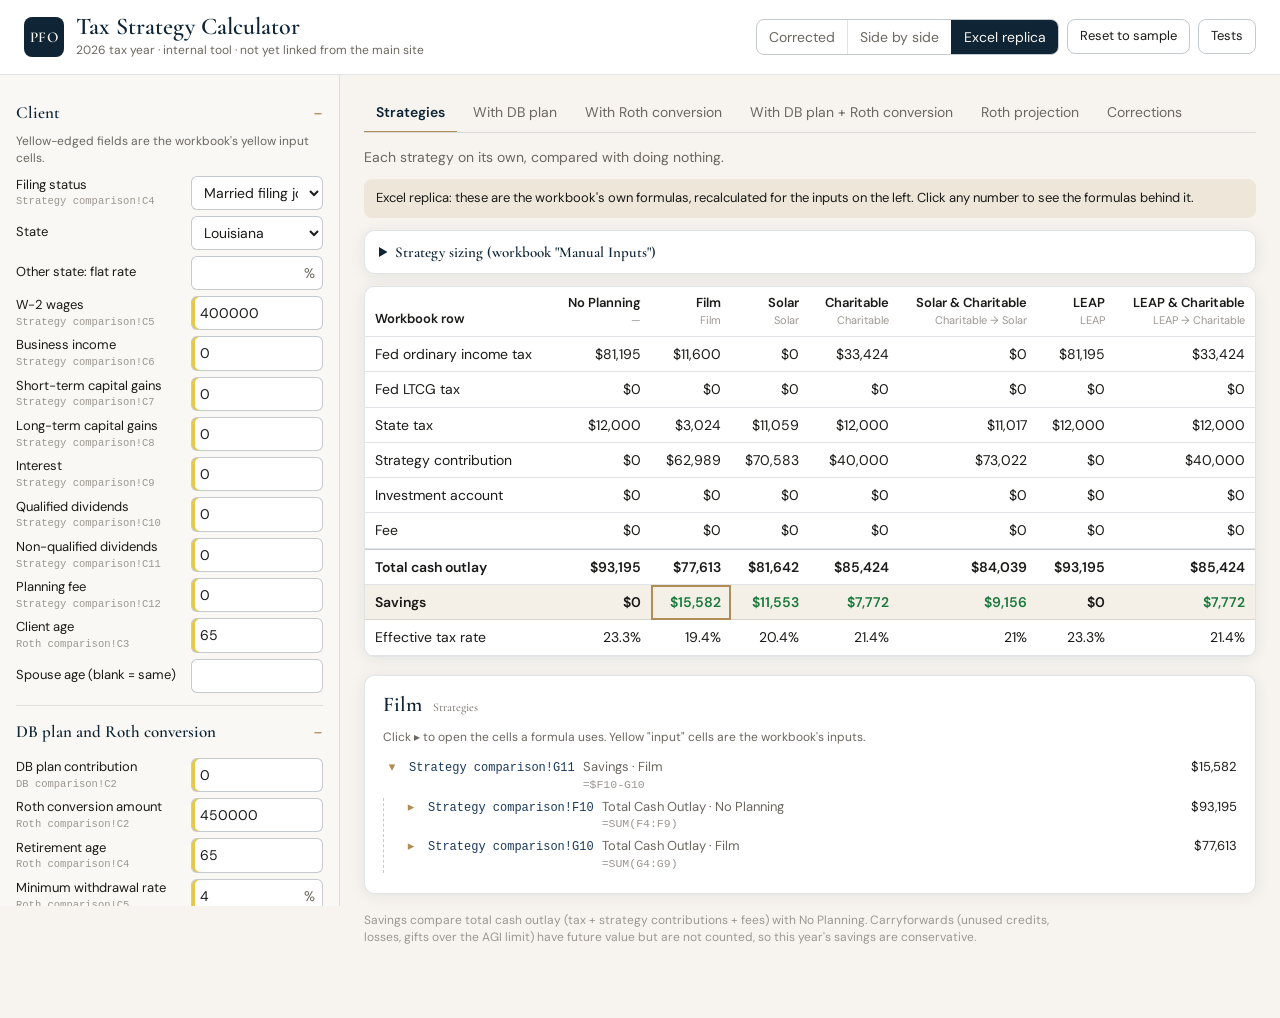
<file: tax-calculator/index.html>
<!doctype html>
<html lang="en">
<head>
  <meta charset="utf-8">
  <meta name="viewport" content="width=device-width, initial-scale=1">
  <title>Tax Strategy Calculator</title>
  <meta name="description" content="PFO tax strategy calculator with a line-by-line audit trail and an exact replica of the Excel workbook.">
  <link rel="preconnect" href="https://fonts.googleapis.com">
  <link rel="preconnect" href="https://fonts.gstatic.com" crossorigin>
  <link href="https://fonts.googleapis.com/css2?family=Cormorant+Garamond:wght@500;600&family=DM+Sans:wght@400;500;600&display=swap" rel="stylesheet">
  <link rel="stylesheet" href="src/ui/styles.css">
</head>
<body>
  <header class="topbar">
    <div class="brand">
      <span class="brand-mark">PFO</span>
      <div>
        <h1>Tax Strategy Calculator</h1>
        <p class="sub">2026 tax year · internal tool · not yet linked from the main site</p>
      </div>
    </div>
    <div class="top-actions">
      <div class="segmented" role="radiogroup" aria-label="Calculation">
        <button type="button" data-mode="corrected" role="radio">Corrected</button>
        <button type="button" data-mode="compare" role="radio">Side by side</button>
        <button type="button" data-mode="excel" role="radio">Excel replica</button>
      </div>
      <button type="button" class="ghost" id="reset">Reset to sample</button>
      <a class="ghost" href="tests/index.html" target="_blank" rel="noopener">Tests</a>
    </div>
  </header>

  <div class="layout">
    <aside class="inputs" id="inputs" aria-label="Inputs"></aside>
    <main class="results" id="results" aria-live="polite"></main>
  </div>

  <noscript>This calculator needs JavaScript.</noscript>
  <script type="module" src="src/ui/app.js"></script>
</body>
</html>
</file>
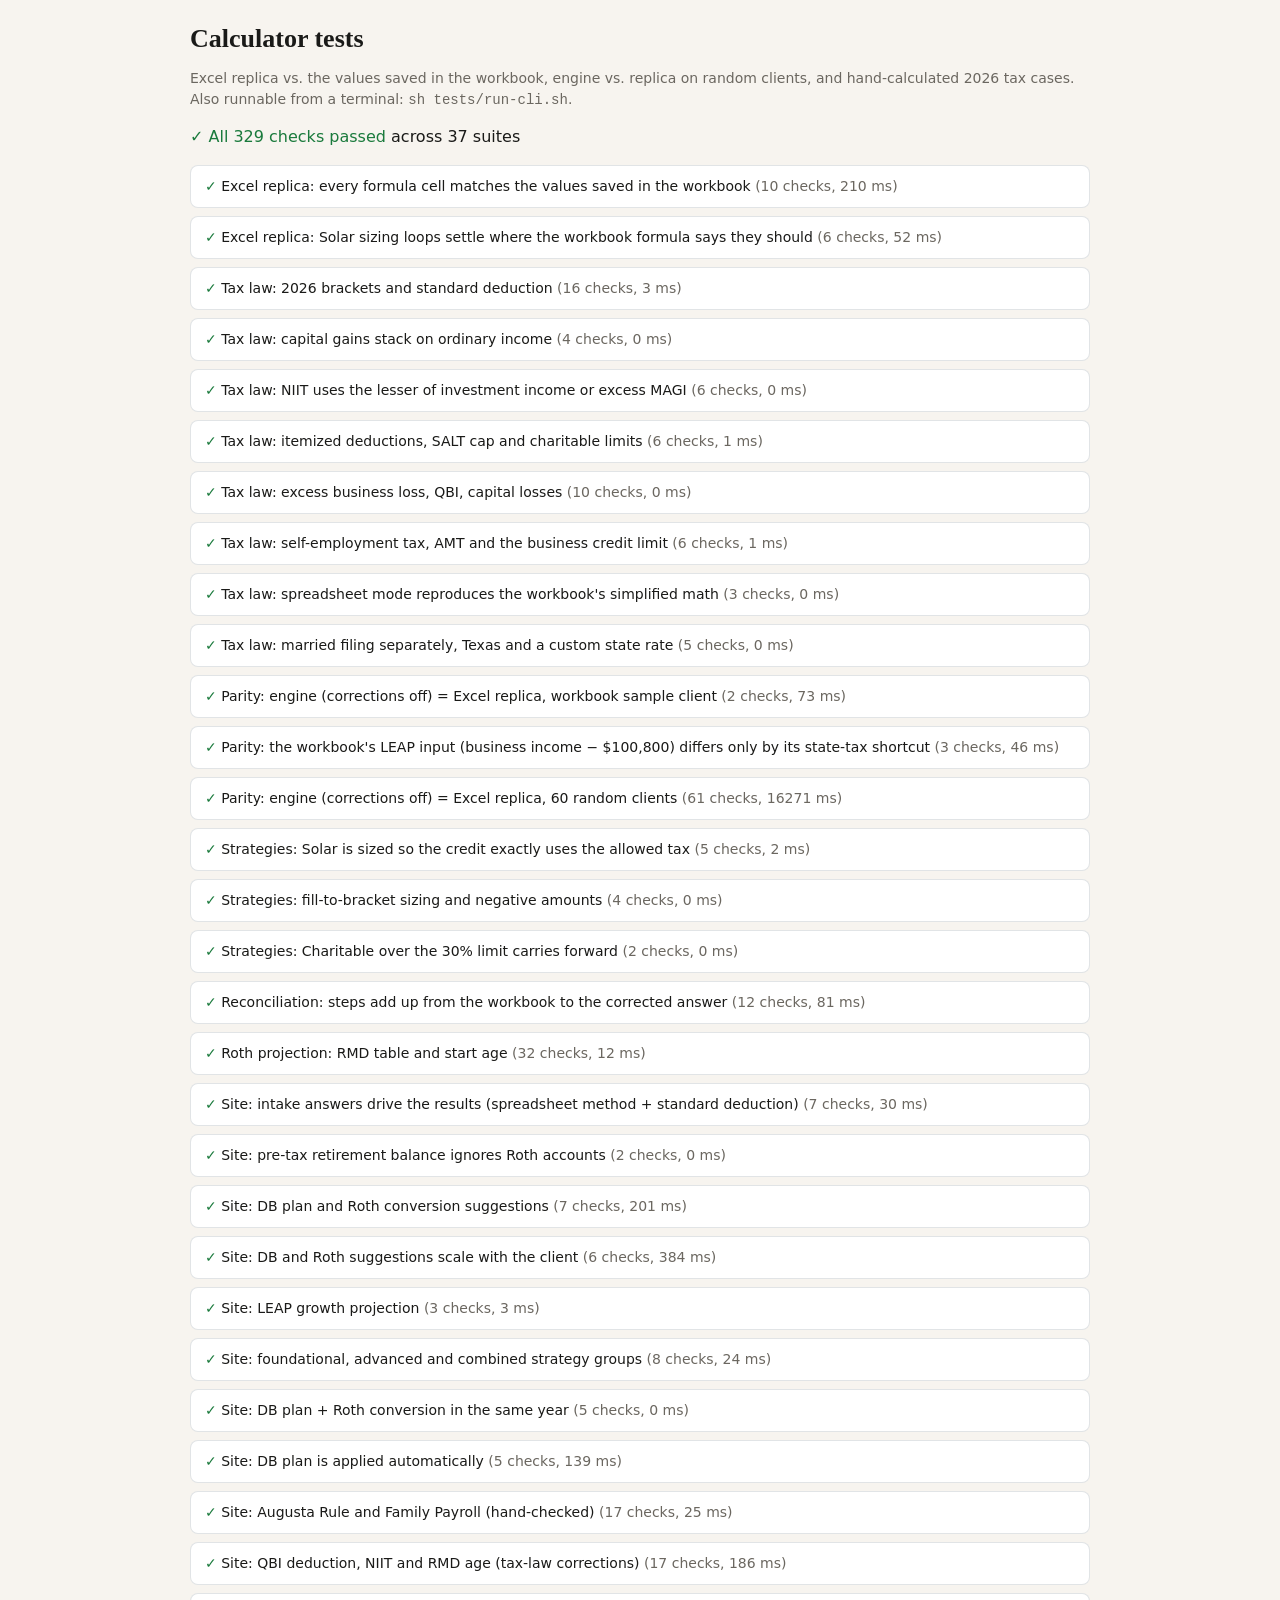
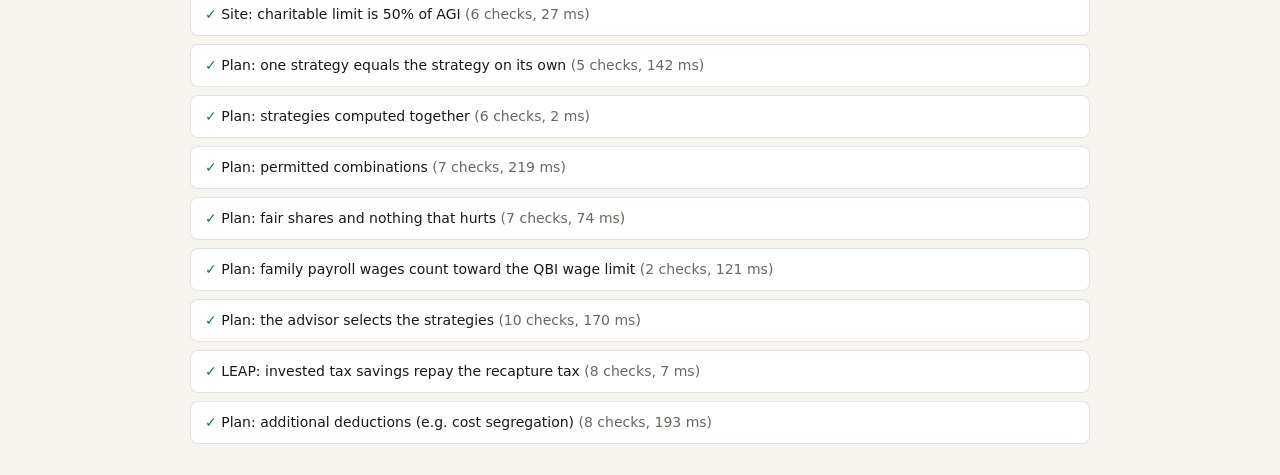
<file: tax-calculator/tests/index.html>
<!doctype html>
<html lang="en">
<head>
  <meta charset="utf-8">
  <meta name="viewport" content="width=device-width, initial-scale=1">
  <title>Calculator Tests</title>
  <style>
    :root { --bg: #f7f4ef; --ink: #1a1a18; --muted: #6b6760; --ok: #1a7a3c; --bad: #b80008; --card: #fff; --border: rgba(15,37,53,.12); }
    @media (prefers-color-scheme: dark) { :root:not([data-theme="light"]) { --bg: #0c1820; --ink: #ece8e1; --muted: #a3adb5; --ok: #5fd08d; --bad: #ff8a8f; --card: #13232f; --border: rgba(255,255,255,.1); } }
    :root[data-theme="dark"] { --bg: #0c1820; --ink: #ece8e1; --muted: #a3adb5; --ok: #5fd08d; --bad: #ff8a8f; --card: #13232f; --border: rgba(255,255,255,.1); }
    body { margin: 0; padding: 24px 16px; background: var(--bg); color: var(--ink); font: 14px/1.5 system-ui, sans-serif; }
    main { max-width: 900px; margin: 0 auto; }
    h1 { font: 600 26px Georgia, serif; margin: 0 0 4px; }
    .summary { font-size: 16px; margin: 10px 0 16px; }
    .suite { background: var(--card); border: 1px solid var(--border); border-radius: 8px; padding: 10px 14px; margin: 8px 0; }
    .ok { color: var(--ok); } .fail { color: var(--bad); }
    pre { white-space: pre-wrap; color: var(--bad); font-size: 12px; margin: 6px 0 0; }
    .muted { color: var(--muted); }
  </style>
</head>
<body>
<main>
  <h1>Calculator tests</h1>
  <p class="muted">Excel replica vs. the values saved in the workbook, engine vs. replica on random clients, and hand-calculated 2026 tax cases. Also runnable from a terminal: <code>sh tests/run-cli.sh</code>.</p>
  <div id="out" class="summary">Running…</div>
  <div id="suites"></div>
</main>
<script type="module">
  import { runAll } from './harness.js';
  import './all.js';
  setTimeout(() => {
    const results = runAll();
    const failed = results.reduce((s, r) => s + r.failures.length, 0);
    const passed = results.reduce((s, r) => s + r.passed, 0);
    document.getElementById('out').innerHTML = failed
      ? `<span class="fail">✗ ${failed} failed</span>, ${passed} checks passed`
      : `<span class="ok">✓ All ${passed} checks passed</span> across ${results.length} suites`;
    document.getElementById('suites').innerHTML = results.map((r) => `<div class="suite"><span class="${r.failures.length ? 'fail' : 'ok'}">${r.failures.length ? '✗' : '✓'}</span> ${r.name} <span class="muted">(${r.passed} checks, ${r.ms} ms)</span>${r.failures.length ? `<pre>${r.failures.map((f) => f.replace(/</g, '&lt;')).join('\n')}</pre>` : ''}</div>`).join('');
  }, 30);
</script>
</body>
</html>
</file>
<file: tax-calculator/src/ui/styles.css>
/* Tax Strategy Calculator — matches the main site's palette (navy / gold / cream). */
:root {
  --bg: #f7f4ef;
  --surface: #ffffff;
  --surface-2: #faf8f4;
  --ink: #1a1a18;
  --muted: #6b6760;
  --faint: #9b9790;
  --navy: #0f2535;
  --navy-2: #1a3a5c;
  --gold: #b08d57;
  --gold-soft: rgba(176, 141, 87, 0.14);
  --border: rgba(15, 37, 53, 0.12);
  --border-strong: rgba(15, 37, 53, 0.24);
  --good: #1a7a3c;
  --good-bg: #e4f9ec;
  --bad: #b80008;
  --bad-bg: #fff0f1;
  --warn: #8a5a00;
  --warn-bg: #fff6e0;
  --focus: #2a5280;
  --shadow: 0 2px 16px rgba(15, 37, 53, 0.08);
  --serif: 'Cormorant Garamond', Georgia, serif;
  --sans: 'DM Sans', system-ui, -apple-system, sans-serif;
  color-scheme: light;
}
@media (prefers-color-scheme: dark) {
  :root:not([data-theme="light"]) {
    --bg: #0c1820; --surface: #13232f; --surface-2: #172a38; --ink: #ece8e1; --muted: #a3adb5; --faint: #7d8891;
    --navy: #d9e3ec; --navy-2: #9fb7cc; --gold: #d6b47a; --gold-soft: rgba(214, 180, 122, 0.14);
    --border: rgba(255, 255, 255, 0.10); --border-strong: rgba(255, 255, 255, 0.22);
    --good: #5fd08d; --good-bg: rgba(95, 208, 141, 0.12); --bad: #ff8a8f; --bad-bg: rgba(255, 138, 143, 0.12);
    --warn: #f1c66b; --warn-bg: rgba(241, 198, 107, 0.12); --focus: #8fb4e0; --shadow: 0 2px 16px rgba(0, 0, 0, 0.35);
    color-scheme: dark;
  }
}
:root[data-theme="dark"] {
  --bg: #0c1820; --surface: #13232f; --surface-2: #172a38; --ink: #ece8e1; --muted: #a3adb5; --faint: #7d8891;
  --navy: #d9e3ec; --navy-2: #9fb7cc; --gold: #d6b47a; --gold-soft: rgba(214, 180, 122, 0.14);
  --border: rgba(255, 255, 255, 0.10); --border-strong: rgba(255, 255, 255, 0.22);
  --good: #5fd08d; --good-bg: rgba(95, 208, 141, 0.12); --bad: #ff8a8f; --bad-bg: rgba(255, 138, 143, 0.12);
  --warn: #f1c66b; --warn-bg: rgba(241, 198, 107, 0.12); --focus: #8fb4e0; --shadow: 0 2px 16px rgba(0, 0, 0, 0.35);
  color-scheme: dark;
}

* { box-sizing: border-box; }
html, body { margin: 0; }
body { background: var(--bg); color: var(--ink); font: 14px/1.45 var(--sans); }
button, input, select { font: inherit; color: inherit; }
:focus-visible { outline: 2px solid var(--focus); outline-offset: 2px; }
.num { font-variant-numeric: tabular-nums; text-align: right; white-space: nowrap; }

/* ---------- top bar ---------- */
.topbar {
  display: flex; align-items: center; justify-content: space-between; gap: 16px; flex-wrap: wrap;
  padding: 14px 24px; background: var(--surface); border-bottom: 1px solid var(--border);
  position: sticky; top: 0; z-index: 5;
}
.brand { display: flex; align-items: center; gap: 12px; }
.brand-mark {
  display: inline-grid; place-items: center; width: 40px; height: 40px; border-radius: 8px;
  background: var(--navy); color: var(--bg); font: 600 15px var(--serif); letter-spacing: 0.5px;
}
h1 { margin: 0; font: 600 24px/1.1 var(--serif); color: var(--navy); }
.sub { margin: 2px 0 0; color: var(--muted); font-size: 12px; }
.top-actions { display: flex; align-items: center; gap: 8px; flex-wrap: wrap; }
.segmented { display: inline-flex; border: 1px solid var(--border-strong); border-radius: 8px; overflow: hidden; }
.segmented button { border: 0; background: transparent; padding: 7px 12px; cursor: pointer; color: var(--muted); }
.segmented button + button { border-left: 1px solid var(--border); }
.segmented button[aria-checked="true"] { background: var(--navy); color: var(--bg); }
.ghost {
  border: 1px solid var(--border-strong); background: transparent; border-radius: 8px; padding: 7px 12px;
  cursor: pointer; color: var(--ink); text-decoration: none; font-size: 13px;
}
.ghost:hover { border-color: var(--gold); }

/* ---------- layout ---------- */
.layout { display: grid; grid-template-columns: 340px minmax(0, 1fr); gap: 0; min-height: calc(100vh - 69px); }
.inputs { border-right: 1px solid var(--border); background: var(--surface-2); padding: 12px 16px 40px; overflow-y: auto; max-height: calc(100vh - 69px); position: sticky; top: 69px; }
.results { padding: 18px 24px 60px; min-width: 0; }
@media (max-width: 900px) {
  .layout { grid-template-columns: 1fr; }
  .inputs { position: static; max-height: none; border-right: 0; border-bottom: 1px solid var(--border); }
  .results { padding: 16px; }
  .topbar { padding: 12px 16px; position: static; }
}

/* ---------- inputs ---------- */
details.group { border-bottom: 1px solid var(--border); padding: 6px 0; }
details.group > summary {
  cursor: pointer; list-style: none; padding: 8px 0; font: 600 17px var(--serif); color: var(--navy);
  display: flex; justify-content: space-between; align-items: center;
}
details.group > summary::-webkit-details-marker { display: none; }
details.group > summary::after { content: '+'; color: var(--gold); font: 400 18px var(--sans); }
details.group[open] > summary::after { content: '−'; }
.group-note { color: var(--muted); font-size: 12px; margin: 0 0 8px; }
.field { display: grid; grid-template-columns: 1fr 132px; align-items: center; gap: 8px; margin: 6px 0; }
.field label { font-size: 13px; }
.field .cell-ref { display: block; color: var(--faint); font-size: 10.5px; font-family: ui-monospace, SFMono-Regular, Menlo, monospace; }
.field input, .field select {
  width: 100%; padding: 6px 8px; border: 1px solid var(--border-strong); border-radius: 6px; background: var(--surface);
}
.field input.yellow, .sizing input.yellow { box-shadow: inset 3px 0 0 #e6c84a; }
.field .suffix { position: relative; }
.field .suffix input { padding-right: 22px; }
.field .suffix::after { content: attr(data-suffix); position: absolute; right: 8px; top: 50%; transform: translateY(-50%); color: var(--muted); pointer-events: none; }
.strategy-title { margin: 12px 0 2px; font-weight: 600; font-size: 13px; color: var(--navy-2); }
.toggle { display: grid; grid-template-columns: 20px 1fr; gap: 8px; margin: 8px 0; align-items: start; }
.toggle input { margin-top: 3px; }
.toggle .t-label { font-weight: 500; }
.toggle .t-detail { color: var(--muted); font-size: 12px; }
.row-actions { display: flex; gap: 8px; margin: 6px 0 4px; }
.row-actions button { font-size: 12px; padding: 4px 10px; }

/* ---------- results ---------- */
.tabs { display: flex; gap: 4px; border-bottom: 1px solid var(--border); margin-bottom: 14px; overflow-x: auto; }
.tabs button {
  border: 0; background: none; padding: 9px 12px; cursor: pointer; color: var(--muted); white-space: nowrap;
  border-bottom: 2px solid transparent; margin-bottom: -1px;
}
.tabs button[aria-selected="true"] { color: var(--navy); border-bottom-color: var(--gold); font-weight: 600; }
.block-intro { color: var(--muted); margin: 0 0 12px; max-width: 75ch; }
.banner { border-radius: 8px; padding: 10px 12px; margin: 0 0 12px; font-size: 13px; }
.banner.warn { background: var(--warn-bg); color: var(--warn); }
.banner.info { background: var(--gold-soft); color: var(--ink); }

.card { background: var(--surface); border: 1px solid var(--border); border-radius: 10px; box-shadow: var(--shadow); }
.table-wrap { overflow-x: auto; }
table.grid { border-collapse: separate; border-spacing: 0; width: 100%; min-width: 760px; }
table.grid th, table.grid td { padding: 7px 10px; border-bottom: 1px solid var(--border); }
table.grid thead th { position: sticky; top: 0; background: var(--surface); font-weight: 600; text-align: right; vertical-align: bottom; font-size: 13px; }
table.grid thead th:first-child, table.grid tbody th { text-align: left; }
table.grid tbody th { font-weight: 400; color: var(--ink); white-space: nowrap; }
table.grid tbody tr.strong th, table.grid tbody tr.strong td { font-weight: 600; }
table.grid tbody tr.accent td, table.grid tbody tr.accent th { background: var(--gold-soft); }
table.grid tbody tr.info th, table.grid tbody tr.info td { color: var(--muted); font-size: 12.5px; }
table.grid tbody tr.sep th, table.grid tbody tr.sep td { border-top: 1px solid var(--border-strong); }
table.grid td.cell { cursor: pointer; }
table.grid td.cell:hover { background: var(--surface-2); }
table.grid td.cell.selected { outline: 2px solid var(--gold); outline-offset: -2px; }
table.grid td .excel { display: block; color: var(--faint); font-size: 11.5px; font-weight: 400; }
.pos { color: var(--good); }
.neg { color: var(--bad); }
.delta { display: inline-block; font-size: 11px; padding: 0 6px; border-radius: 10px; margin-top: 2px; font-weight: 500; }
.delta.up { background: var(--good-bg); color: var(--good); }
.delta.down { background: var(--bad-bg); color: var(--bad); }
.warn-dot { display: inline-block; margin-left: 4px; color: var(--warn); cursor: help; }
.col-sub { display: block; font-weight: 400; color: var(--faint); font-size: 11px; }

.sizing { display: flex; flex-wrap: wrap; gap: 10px 18px; padding: 12px 14px; margin-bottom: 12px; }
.sizing .s-item { display: grid; gap: 4px; min-width: 190px; }
.sizing .s-label { font-size: 12px; color: var(--muted); }
.sizing .s-controls { display: flex; gap: 6px; }
.sizing select, .sizing input { padding: 5px 7px; border: 1px solid var(--border-strong); border-radius: 6px; background: var(--surface); min-width: 0; }
.sizing input { width: 110px; }
.sizing-title { width: 100%; font: 600 15px var(--serif); color: var(--navy); }

/* ---------- audit ---------- */
.audit { margin-top: 18px; padding: 16px 18px; }
.audit-head { display: flex; justify-content: space-between; align-items: baseline; gap: 12px; flex-wrap: wrap; }
.audit h2 { margin: 0; font: 600 21px var(--serif); color: var(--navy); }
.audit h3 { margin: 18px 0 6px; font: 600 15px var(--sans); color: var(--navy-2); }
.audit .sec-note { color: var(--muted); font-weight: 400; font-size: 12px; margin-left: 6px; }
table.ledger { border-collapse: collapse; width: 100%; }
table.ledger td { padding: 4px 8px; border-bottom: 1px solid var(--border); vertical-align: top; }
table.ledger td.l { width: 38%; }
table.ledger td.c { color: var(--muted); font-size: 12.5px; }
table.ledger td.s { color: var(--faint); font-size: 11.5px; width: 18%; }
table.ledger tr.total td { font-weight: 600; border-bottom-color: var(--border-strong); }
table.ledger tr.input td.l::after { content: ' (input)'; color: var(--faint); font-size: 11px; }
table.ledger tr.info td { color: var(--muted); }
table.ledger tr.warn td { color: var(--warn); background: var(--warn-bg); }
.sub-tabs { display: flex; gap: 6px; margin: 12px 0 4px; flex-wrap: wrap; }
.sub-tabs button { border: 1px solid var(--border-strong); background: none; border-radius: 16px; padding: 4px 12px; cursor: pointer; font-size: 12.5px; }
.sub-tabs button[aria-selected="true"] { background: var(--navy); color: var(--bg); border-color: var(--navy); }
.warnings { margin: 10px 0 0; padding: 0; list-style: none; }
.warnings li { background: var(--warn-bg); color: var(--warn); border-radius: 6px; padding: 6px 10px; margin: 4px 0; font-size: 13px; }

.trace { font-size: 13px; }
.trace ul { list-style: none; margin: 0; padding-left: 18px; border-left: 1px dashed var(--border-strong); }
.trace > ul { padding-left: 0; border-left: 0; }
.trace li { margin: 4px 0; }
.trace .node { display: grid; grid-template-columns: 18px minmax(120px, auto) 1fr auto; gap: 8px; align-items: baseline; }
.trace .tog { border: 0; background: none; cursor: pointer; color: var(--gold); padding: 0; width: 18px; }
.trace .ref { font-family: ui-monospace, SFMono-Regular, Menlo, monospace; font-size: 12px; color: var(--navy-2); }
.trace .lbl { color: var(--muted); }
.trace .f { display: block; font-family: ui-monospace, SFMono-Regular, Menlo, monospace; font-size: 11.5px; color: var(--faint); word-break: break-all; }
.trace .val { font-variant-numeric: tabular-nums; }
.trace .inp { background: #f6e7a6; color: #3d3200; border-radius: 4px; padding: 0 4px; font-size: 11px; margin-left: 4px; }

table.ledger.waterfall td.l { width: auto; }
table.ledger.waterfall td.num { width: 110px; }
table.ledger.waterfall td.bar { width: 28%; vertical-align: middle; }
table.ledger .step-detail { color: var(--muted); font-size: 12px; margin-top: 2px; max-width: 80ch; }
.wbar { height: 10px; border-radius: 3px; background: var(--good); min-width: 1px; }
.wbar.down { background: var(--bad); }
.wbar.base { background: var(--navy-2); }

.stats { display: grid; grid-template-columns: repeat(auto-fit, minmax(190px, 1fr)); gap: 12px; margin-bottom: 14px; }
.stat { padding: 12px 14px; }
.stat .k { color: var(--muted); font-size: 12px; }
.stat .v { font: 600 22px var(--serif); color: var(--navy); }
.stat .x { color: var(--faint); font-size: 12px; }
table.years { min-width: 700px; }
.muted { color: var(--muted); }
.small { font-size: 12px; }
.footnote { color: var(--faint); font-size: 12px; margin-top: 18px; max-width: 90ch; }
</file>
